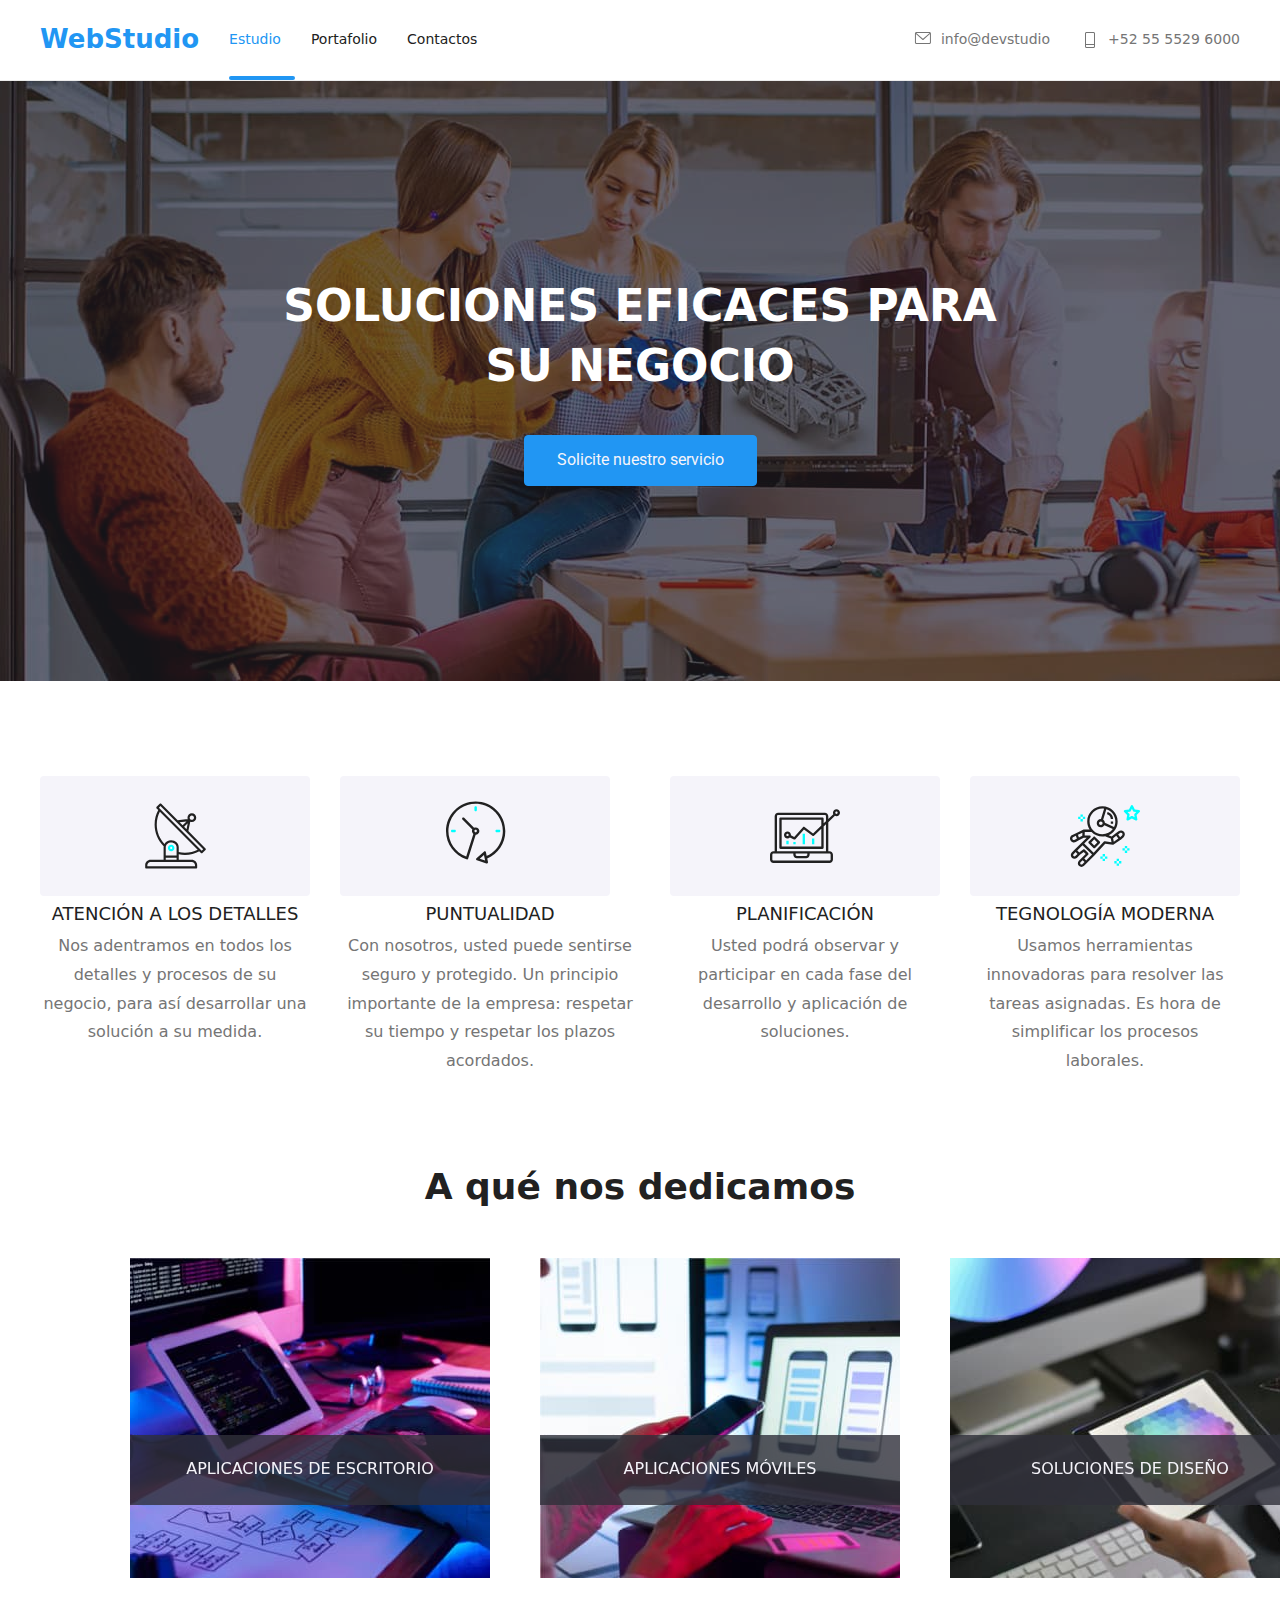
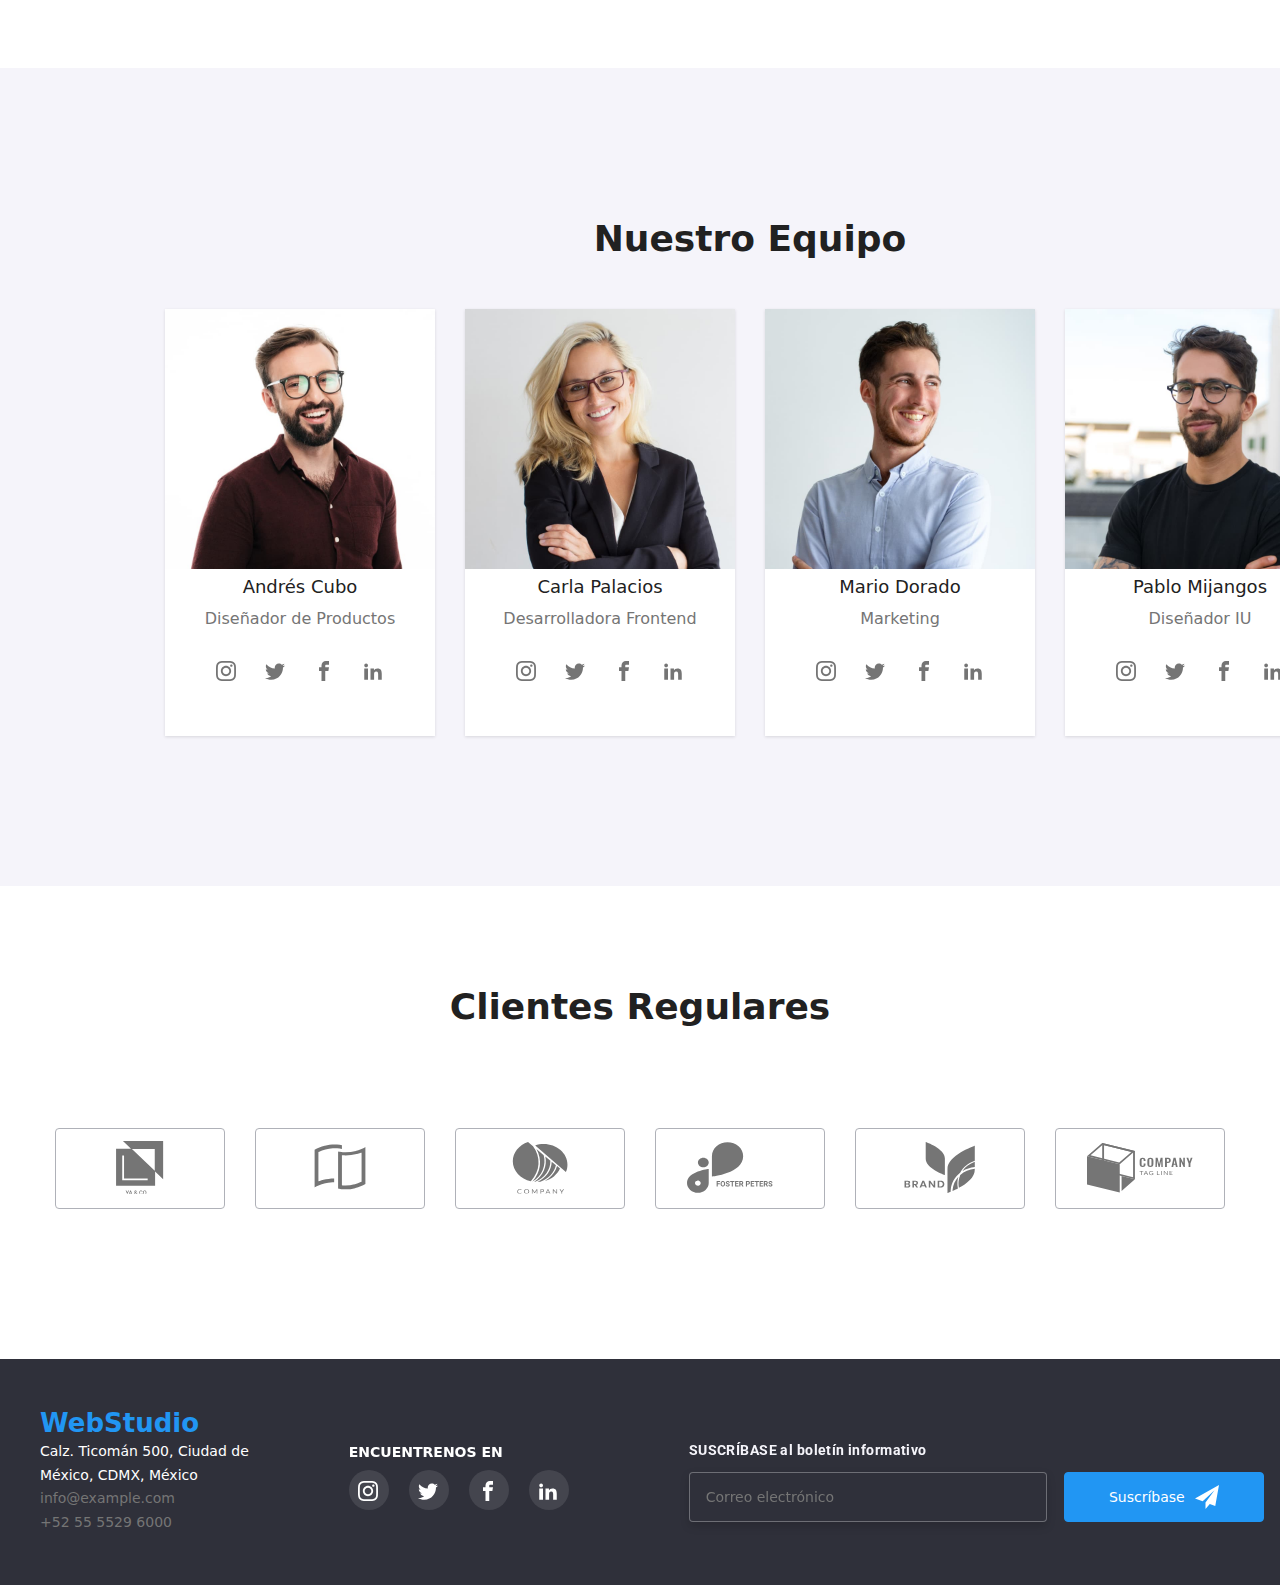
<file: index.html>
<!DOCTYPE html>
<html lang="es">
  <head>
    <meta charset="UTF-8" />
    <meta http-equiv="X-UA-Compatible" content="IE=edge" />
    <meta name="viewport" content="width=device-width, initial-scale=1.0" />
    <link rel="stylesheet" href="./css/styles.css" />
    <link
      href="https://fonts.googleapis.com/css2?family=Raleway:wght@700&family=Roboto:wght@400;500;700;900&display=swap"
      rel="stylesheet"
    />
    <link
      rel="stylesheet"
      href="https://cdnjs.cloudflare.com/ajax/libs/modern-normalize/1.0.0/modern-normalize.min.css"
    />
    <title>Tarea #6</title>
  </head>
  <body>
    <header class="header-border">
      <div class="container header">
        <nav class="nav">
          <a href="#" class="logo">WebStudio</a>
          <ul class="nav-list list">
            <li>
              <a
                href="./index.html"
                class="nav-list-item nav-list-item-line active"
                >Estudio</a
              >
            </li>
            <li>
              <a href="./portfolio.html" class="nav-list-item">Portafolio</a>
            </li>
            <li><a href="#" class="nav-list-item">Contactos</a></li>
          </ul>
        </nav>
        <ul class="list-contac list">
          <li class="contact-icon">
            <a href="mailto:info@devstudio" class="list-item">
              <svg height="12" width="16">
                <use href="./images/icon.svg#icon-sobre-activable-2"></use>
              </svg>
              info@devstudio</a
            >
          </li>
          <li class="contact-icon">
            <a href="tel:+525555296000" class="list-item">
              <svg height="16" width="10">
                <use href="./images/icon.svg#icon-Vector-11"></use>
              </svg>
              +52 55 5529 6000</a
            >
          </li>
        </ul>
      </div>
    </header>
    <main class="main">
      <div class="backdrop is-hidden" data-modal>
        <div class="modal">
          <button data-modal-close class="closet">
            <svg
              height="11px"
              width="11px"
              left="4px"
              top="3px"
              border-radius="5px"
            >
              <use href="./images/icon.svg#icon-Vector-12-1"></use>
            </svg>
          </button>
          <h2 class="contac-modal">
            Deje sus datos, nos contactaremos con usted
          </h2>
          <form name="formulary" autocomplete="on" novalidate>
            <label class="nombre1" for="nombre"
              >Nombre
              <input
                class="nombre"
                type="text"
                name="nombre"
                id="nombre"
                required
              />
              <svg class="usuario" width="12" height="12" color="#212121" ;>
                <use href="./images/icon.svg#icon-Vector-13-1"></use>
              </svg>
            </label>
            <label class="tel2" for="telefono"
              >Telefono
              <input
                class="tel"
                type="tel"
                id="telefono"
                name="telefono"
                required
              />
              <svg width="13" height="13" class="contact-tel">
                <use href="./images/icon.svg#icon-Vector-14-1"></use>
              </svg>
            </label>
            <label class="email1" for="email"
              >E-mail
              <input
                class="email"
                type="text"
                id="email"
                name="email"
                required
              />
              <svg width="15" height="12" class="email-correo">
                <use href="./images/icon.svg#icon-Vector-15-1"></use>
              </svg>
            </label>
            <label class="comentary1" for="comentary">Comentarios</label>
            <textarea
              class="comentary"
              name="comentary"
              id="comentary"
              cols="59"
              rows="6"
              placeholder="Introduzca el texto"
              required
            ></textarea>
            <input class="check" type="checkbox" name="check" id="check" />
            <label class="check1" for="check"
              >Estoy de acuerdo con el boletín informativo y acepto los Términos
              y Condiciones</label
            >
            <button class="send" type="submit">Enviar</button>
          </form>
        </div>
      </div>
      <div class="opacity">
        <section class="main-item">
          <h1>
            SOLUCIONES EFICACES PARA <br />
            SU NEGOCIO
          </h1>
          <button data-modal-open type="button" class="btn-item">
            Solicite nuestro servicio
          </button>
        </section>
      </div>
      <script src="./js/modal.js"></script>
      <section class="container item">
        <h2 style="display: none">nuestras ventanas</h2>
        <ul class="item-new">
          <li class="item-new-list">
            <div class="rect">
              <svg
                height="70px"
                width="65px"
                left="2px"
                top="0px"
                border-radius="0px"
              >
                <use href="./images/icon.svg#icon-antena"></use>
              </svg>
            </div>
            <h3>ATENCIÓN A LOS DETALLES</h3>
            <p>
              Nos adentramos en todos los detalles y procesos de su negocio,
              para así desarrollar una solución a su medida.
            </p>
          </li>
          <li class="item-new-list">
            <div class="rect">
              <svg
                height="69.99991607666016px"
                width="66.95755767822266px"
                left="1.50390625px"
                top="0px"
                border-radius="0px"
              >
                <use href="./images/icon.svg#icon-reloj"></use>
              </svg>
            </div>
            <h3>PUNTUALIDAD</h3>
            <p>
              Con nosotros, usted puede sentirse seguro y protegido. Un
              principio importante de la empresa: respetar su tiempo y respetar
              los plazos acordados.
            </p>
          </li>
          <li class="item-new-list">
            <div class="rect">
              <svg
                height="70px"
                width="70px"
                left="906px"
                top="794px"
                border-radius="0px"
              >
                <use href="./images/icon.svg#icon-computadora"></use>
              </svg>
            </div>
            <h3>PLANIFICACIÓN</h3>
            <p>
              Usted podrá observar y participar en cada fase del desarrollo y
              aplicación de soluciones.
            </p>
          </li>
          <li class="item-new-list">
            <div class="rect">
              <svg
                height="70px"
                width="70px"
                left="1206px"
                top="794px"
                border-radius="0px"
              >
                <use href="./images/icon.svg#icon-astronauta"></use>
              </svg>
            </div>
            <h3>TEGNOLOGÍA MODERNA</h3>
            <p>
              Usamos herramientas innovadoras para resolver las tareas
              asignadas. Es hora de simplificar los procesos laborales.
            </p>
          </li>
        </ul>
      </section>
      <section class="container gallery">
        <h2>A qué nos dedicamos</h2>
        <ul class="img list">
          <li class="gallery-img">
            <p class="p1">APLICACIONES DE ESCRITORIO</p>
          </li>
          <li class="gallery-img1">
            <p class="p2">APLICACIONES MÓVILES</p>
          </li>
          <li class="gallery-img2">
            <p class="p3">SOLUCIONES DE DISEÑO</p>
          </li>
        </ul>
      </section>
      <section class="gallery-info">
        <div class="container">
          <h2>Nuestro Equipo</h2>
          <ul class="gallery-new list">
            <li class="gallery-list">
              <img src="./images/andres.jpg" width="270" alt="andres" />
              <h3>Andrés Cubo</h3>
              <p>Diseñador de Productos</p>
              <ul class="flex-horizontal">
                <li class="icon-item">
                  <svg width="20px" height="20px">
                    <use href="./images/icon.svg#icon-instagram"></use>
                  </svg>
                </li>
                <li class="icon-item">
                  <svg width="20px" height="20px">
                    <use href="./images/icon.svg#icon-twitter"></use>
                  </svg>
                </li>
                <li class="icon-item">
                  <svg width="20px" height="20px">
                    <use href="./images/icon.svg#icon-facebook"></use>
                  </svg>
                </li>
                <li class="icon-item">
                  <svg width="20px" height="20px">
                    <use href="./images/icon.svg#icon-linkedin2"></use>
                  </svg>
                </li>
              </ul>
            </li>
            <li class="gallery-list">
              <img src="./images/carla.jpg" width="270" alt="carla" />
              <h3>Carla Palacios</h3>
              <p>Desarrolladora Frontend</p>
              <ul class="flex-horizontal">
                <li class="icon-item">
                  <svg width="20px" height="20px">
                    <use href="./images/icon.svg#icon-instagram"></use>
                  </svg>
                </li>
                <li class="icon-item">
                  <svg width="20px" height="20px">
                    <use href="./images/icon.svg#icon-twitter"></use>
                  </svg>
                </li>
                <li class="icon-item">
                  <svg width="20px" height="20px">
                    <use href="./images/icon.svg#icon-facebook"></use>
                  </svg>
                </li>
                <li class="icon-item">
                  <svg width="20px" height="20px">
                    <use href="./images/icon.svg#icon-linkedin2"></use>
                  </svg>
                </li>
              </ul>
            </li>
            <li class="gallery-list">
              <img src="./images/mario.jpg" width="270" alt="mario" />
              <h3>Mario Dorado</h3>
              <p>Marketing</p>
              <ul class="flex-horizontal">
                <li class="icon-item">
                  <svg width="20px" height="20px">
                    <use href="./images/icon.svg#icon-instagram"></use>
                  </svg>
                </li>
                <li class="icon-item">
                  <svg width="20px" height="20px">
                    <use href="./images/icon.svg#icon-twitter"></use>
                  </svg>
                </li>
                <li class="icon-item">
                  <svg width="20px" height="20px">
                    <use href="./images/icon.svg#icon-facebook"></use>
                  </svg>
                </li>
                <li class="icon-item">
                  <svg width="20px" height="20px">
                    <use href="./images/icon.svg#icon-linkedin2"></use>
                  </svg>
                </li>
              </ul>
            </li>
            <li class="gallery-list">
              <img src="./images/pablo.jpg" width="270" alt="mario" />
              <h3>Pablo Mijangos</h3>
              <p>Diseñador IU</p>
              <ul class="flex-horizontal">
                <li class="icon-item">
                  <svg width="20px" height="20px">
                    <use href="./images/icon.svg#icon-instagram"></use>
                  </svg>
                </li>
                <li class="icon-item">
                  <svg width="20px" height="20px">
                    <use href="./images/icon.svg#icon-twitter"></use>
                  </svg>
                </li>
                <li class="icon-item">
                  <svg width="20px" height="20px">
                    <use href="./images/icon.svg#icon-facebook"></use>
                  </svg>
                </li>
                <li class="icon-item">
                  <svg width="20px" height="20px">
                    <use href="./images/icon.svg#icon-linkedin2"></use>
                  </svg>
                </li>
              </ul>
            </li>
          </ul>
        </div>
      </section>
      <section>
        <h2 class="icon-clienes">Clientes Regulares</h2>
        <ul class="flex-icon">
          <li class="icon-pad icon">
            <a href="#">
              <svg class="m" height="52.82px" width="106px" ;>
                <use href="./images/icon.svg#icon-Union-1"></use>
              </svg>
            </a>
          </li>
          <li class="icon-pad icon">
            <a href="#">
              <svg height="52.82px" width="106px">
                <use href="./images/icon.svg#icon-cuadro"></use>
              </svg>
            </a>
          </li>
          <li class="icon-pad icon">
            <a href="#">
              <svg height="52.82px" width="106px">
                <use href="./images/icon.svg#icon-cafe"></use>
              </svg>
            </a>
          </li>
          <li class="icon-pad icon">
            <a href="#">
              <svg height="52.82px" width="106px">
                <use href="./images/icon.svg#icon-agua"></use>
              </svg>
            </a>
          </li>
          <li class="icon-pad icon">
            <a href="#">
              <svg height="52.82px" width="106px">
                <use href="./images/icon.svg#icon-hojas"></use>
              </svg>
            </a>
          </li>
          <li class="icon-pad icon">
            <a href="#">
              <svg height="52.82px" width="106px">
                <use href="./images/icon.svg#icon-Objecto"></use>
              </svg>
            </a>
          </li>
        </ul>
      </section>
    </main>
    <footer class="foot">
      <address class="footer-item container">
        <ul class="list-foot list">
          <li><a href="#" class="logo">WebStudio</a></li>
          <li>
            <a
              href="https://goo.gl/maps/QF7Zs1BYvi3B6STx7"
              target="_blank"
              rel="noopener noreferrer"
              class="list-foot-item"
              >Calz. Ticomán 500, Ciudad de <br />
              México, CDMX, México</a
            >
          </li>
          <li>
            <a href="mailto:info@example.com" class="foot-item"
              >info@example.com</a
            >
          </li>
          <li>
            <a href="tel:+525555296000" class="foot-item">+52 55 5529 6000 </a>
          </li>
        </ul>
        <div class="footer-icon">
          <h2 class="foot-icon">ENCUENTRENOS EN</h2>
          <ul class="flex-foot">
            <li class="foot-redes">
              <svg>
                <use href="./images/icon.svg#icon-instagram"></use>
              </svg>
            </li>
            <li class="foot-redes">
              <svg>
                <use href="./images/icon.svg#icon-twitter"></use>
              </svg>
            </li>
            <li class="foot-redes">
              <svg>
                <use href="./images/icon.svg#icon-facebook"></use>
              </svg>
            </li>
            <li class="foot-redes">
              <svg>
                <use href="./images/icon.svg#icon-linkedin2"></use>
              </svg>
            </li>
          </ul>
        </div>
        <div class="footer-icon">
          <h2 class="foot-icon-form">SUSCRÍBASE al boletín informativo</h2>
          <form class="border" action="">
            <label for="email">
              <input
                class="Correo"
                type="email"
                name="email"
                placeholder="Correo electrónico"
                id="email"
              />
            </label>
            <button class="enviar" type="submit">
              <div class="suscrib">
                Suscríbase
                <svg Width="24" Height="24">
                  <use href="./images/icon.svg#icon-enviar-cono-1"></use>
                </svg>
              </div>
            </button>
          </form>
        </div>
      </address>
    </footer>
  </body>
</html>
</file>
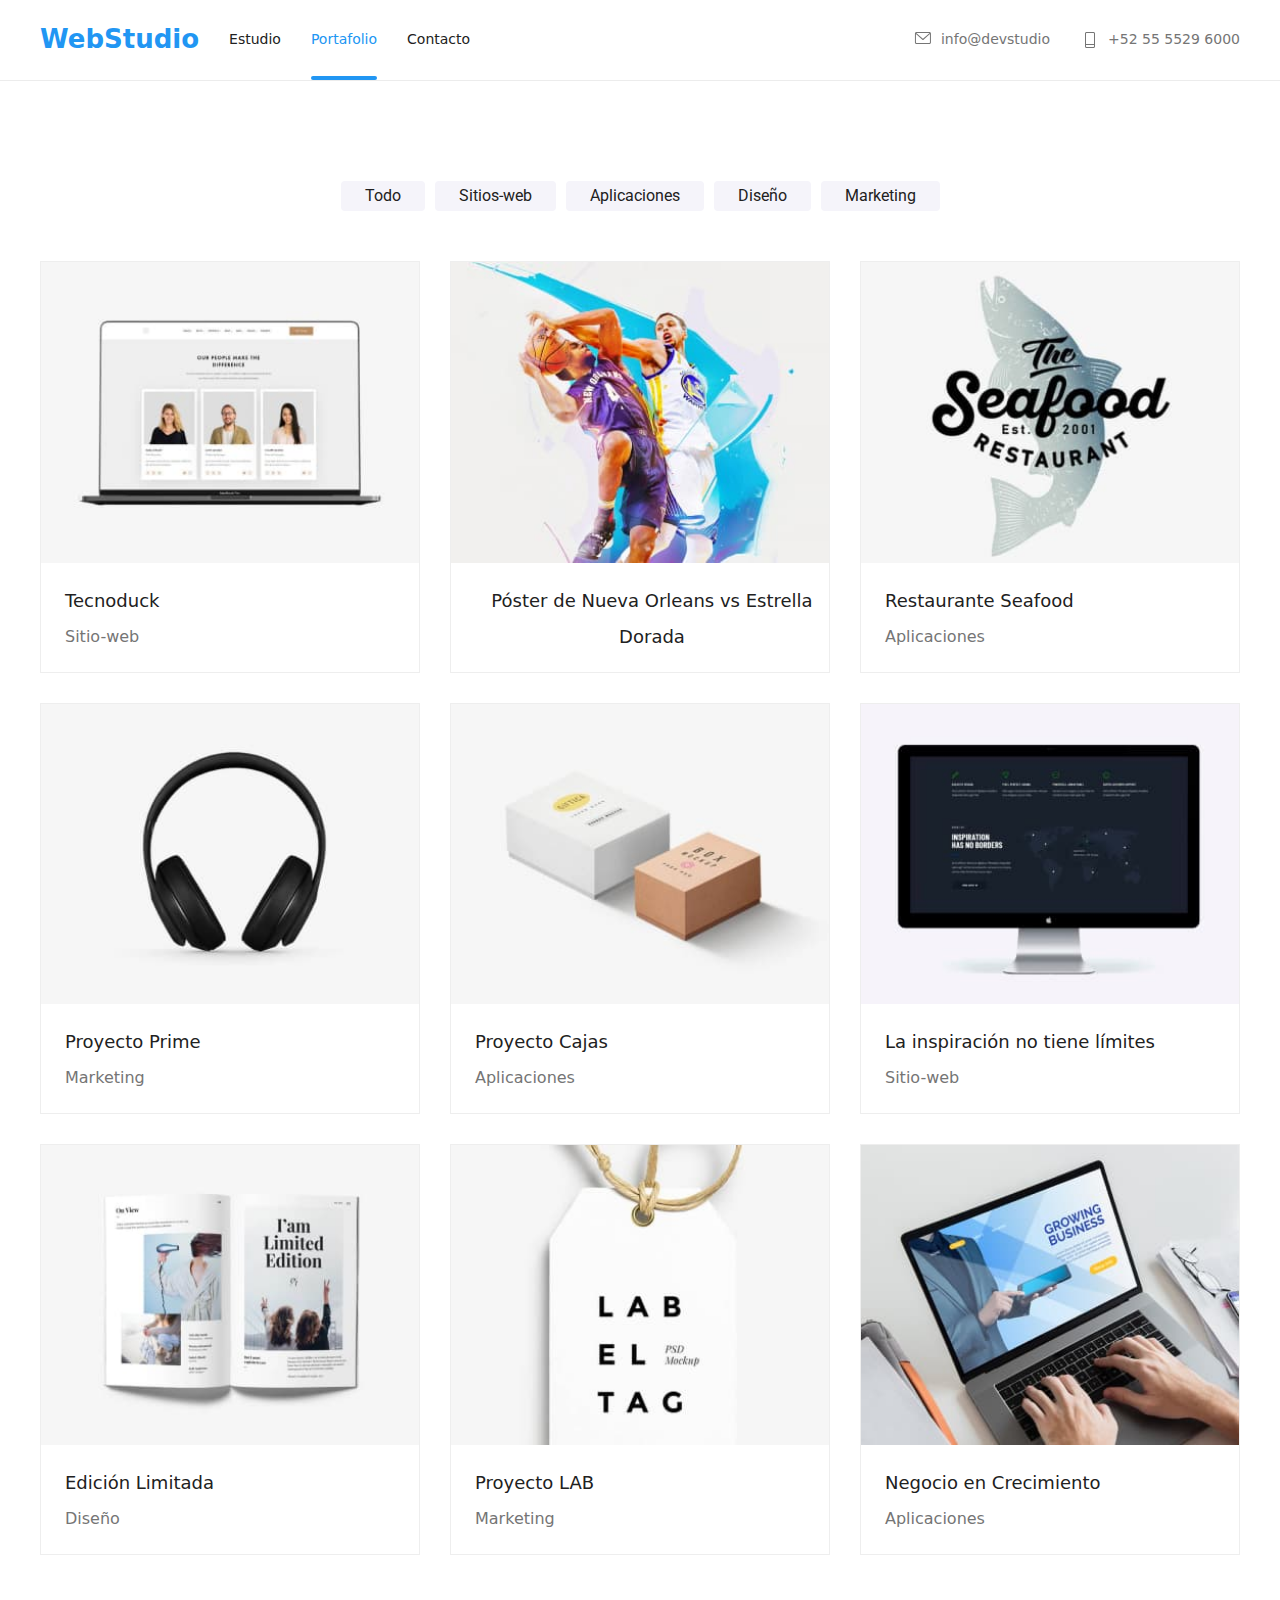
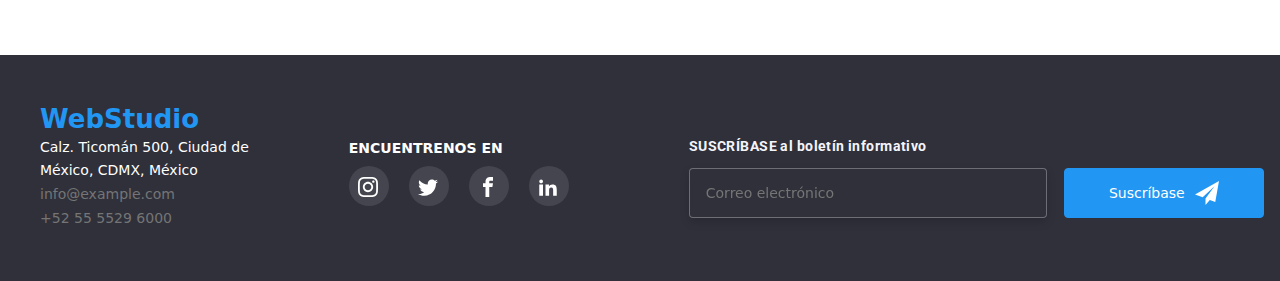
<file: portfolio.html>
<!DOCTYPE html>
<html lang="es">
  <head>
    <meta charset="UTF-8" />
    <meta http-equiv="X-UA-Compatible" content="IE=edge" />
    <meta name="viewport" content="width=device-width, initial-scale=1.0" />
    <link rel="stylesheet" href="./css/styles.css" />
    <link
      href="https://fonts.googleapis.com/css2?family=Raleway:wght@700&family=Roboto:wght@400;500;700;900&display=swap"
      rel="stylesheet"
    />
    <link
      rel="stylesheet"
      href="https://cdnjs.cloudflare.com/ajax/libs/modern-normalize/1.0.0/modern-normalize.min.css"
    />
    <title>Tarea #6</title>
  </head>
  <body>
    <div class="header-border">
      <header class="container header">
        <nav class="nav">
          <a href="#" class="logo">WebStudio</a>
          <ul class="nav-list list">
            <li>
              <a href="./index.html" class="nav-list-item">Estudio</a>
            </li>
            <li>
              <a
                href="./portfolio.html"
                class="nav-list-item nav-list-item-line active"
                >Portafolio</a
              >
            </li>
            <li>
              <a href="#" class="nav-list-item">Contacto</a>
            </li>
          </ul>
        </nav>
        <ul class="list-contac list">
          <li class="contact-icon">
            <a href="mailto:info@devstudio" class="list-item">
              <svg height="12" width="16">
                <use href="./images/icon.svg#icon-sobre-activable-2"></use>
              </svg>
              info@devstudio</a
            >
          </li>
          <li class="contact-icon">
            <a href="tel:+525555296000" class="list-item">
              <svg height="16" width=" 10">
                <use href="./images/icon.svg#icon-Vector-11"></use>
              </svg>
              +52 55 5529 6000</a
            >
          </li>
        </ul>
      </header>
    </div>
    <main class="main">
      <div class="button-menu">
        <ul class="button-list list">
          <li>
            <button type="button" class="btn">Todo</button>
          </li>
          <li>
            <button type="button" class="btn">Sitios-web</button>
          </li>
          <li>
            <button type="button" class="btn">Aplicaciones</button>
          </li>
          <li>
            <button type="button" class="btn">Diseño</button>
          </li>
          <li>
            <button type="button" class="btn">Marketing</button>
          </li>
        </ul>
      </div>
      <section class="container image">
        <ul class="image-pic list">
          <li class="img-pic">
            <img src="./images/pantalla.jpg" width="379" alt="pantalla" />
            <div class="blue">
              <p>
                Tecnoduck es una plataforma de distribución de coronavirus de
                última generación. Las compañías usan esta plataforma para el
                espionaje digital y los ataques a los servidores seguros de la
                competencia.
              </p>
            </div>
            <h3 class="tarjeta">Tecnoduck</h3>
            <p class="tarjeta2">Sitio-web</p>
          </li>
          <li class="img-pic">
            <img src="./images/juego.jpg" width="379" alt="juego" />
            <div class="blue">
              <p>
                Tecnoduck es una plataforma de distribución de coronavirus de
                última generación. Las compañías usan esta plataforma para el
                espionaje digital y los ataques a los servidores seguros de la
                competencia.
              </p>
            </div>
            <h3 class="tarjeta">Póster de Nueva Orleans vs Estrella Dorada</h3>
          </li>
          <li class="img-pic">
            <img src="./images/restaurante.jpg" width="379" alt="restaurante" />
            <div class="blue">
              <p>
                Tecnoduck es una plataforma de distribución de coronavirus de
                última generación. Las compañías usan esta plataforma para el
                espionaje digital y los ataques a los servidores seguros de la
                competencia.
              </p>
            </div>
            <h3 class="tarjeta">Restaurante Seafood</h3>
            <p class="tarjeta2">Aplicaciones</p>
          </li>
          <li class="img-pic">
            <img src="./images/audifonos.jpg" width="379" alt="audifonos" />
            <div class="blue">
              <p>
                Tecnoduck es una plataforma de distribución de coronavirus de
                última generación. Las compañías usan esta plataforma para el
                espionaje digital y los ataques a los servidores seguros de la
                competencia.
              </p>
            </div>
            <h3 class="tarjeta">Proyecto Prime</h3>
            <p class="tarjeta2">Marketing</p>
          </li>
          <li class="img-pic">
            <img src="./images/caja.jpg" width="379" alt="caja" />
            <div class="blue">
              <p>
                Tecnoduck es una plataforma de distribución de coronavirus de
                última generación. Las compañías usan esta plataforma para el
                espionaje digital y los ataques a los servidores seguros de la
                competencia.
              </p>
            </div>
            <h3 class="tarjeta">Proyecto Cajas</h3>
            <p class="tarjeta2">Aplicaciones</p>
          </li>
          <li class="img-pic">
            <img src="./images/monitor.jpg" width="379" alt="monitor" />
            <div class="blue">
              <p>
                Tecnoduck es una plataforma de distribución de coronavirus de
                última generación. Las compañías usan esta plataforma para el
                espionaje digital y los ataques a los servidores seguros de la
                competencia.
              </p>
            </div>
            <h3 class="tarjeta">La inspiración no tiene límites</h3>
            <p class="tarjeta2">Sitio-web</p>
          </li>
          <li class="img-pic">
            <img src="./images/libro.jpg" width="379" alt="libro" />
            <div class="blue">
              <p>
                Tecnoduck es una plataforma de distribución de coronavirus de
                última generación. Las compañías usan esta plataforma para el
                espionaje digital y los ataques a los servidores seguros de la
                competencia.
              </p>
            </div>
            <h3 class="tarjeta">Edición Limitada</h3>
            <p class="tarjeta2">Diseño</p>
          </li>
          <li class="img-pic">
            <img src="./images/tarjeta.jpg" width="379" alt="tarjeta" />
            <div class="blue">
              <p>
                Tecnoduck es una plataforma de distribución de coronavirus de
                última generación. Las compañías usan esta plataforma para el
                espionaje digital y los ataques a los servidores seguros de la
                competencia.
              </p>
            </div>
            <h3 class="tarjeta">Proyecto LAB</h3>
            <p class="tarjeta2">Marketing</p>
          </li>
          <li class="img-pic">
            <img src="./images/cp.jpg" width="379" alt="cp" />
            <div class="blue">
              <p>
                Tecnoduck es una plataforma de distribución de coronavirus de
                última generación. Las compañías usan esta plataforma para el
                espionaje digital y los ataques a los servidores seguros de la
                competencia.
              </p>
            </div>
            <h3 class="tarjeta">Negocio en Crecimiento</h3>
            <p class="tarjeta2">Aplicaciones</p>
          </li>
        </ul>
      </section>
    </main>
    <footer class="foot">
      <address class="footer-item container">
        <ul class="list-foot list">
          <li><a href="#" class="logo">WebStudio</a></li>
          <li>
            <a
              href="https://goo.gl/maps/QF7Zs1BYvi3B6STx7"
              target="_blank"
              rel="noopener noreferrer"
              class="list-foot-item"
              >Calz. Ticomán 500, Ciudad de <br />
              México, CDMX, México</a
            >
          </li>
          <li>
            <a href="mailto:info@example.com" class="foot-item"
              >info@example.com</a
            >
          </li>
          <li>
            <a href="tel:+525555296000" class="foot-item">+52 55 5529 6000 </a>
          </li>
        </ul>
        <div class="footer-icon">
          <h2 class="foot-icon">ENCUENTRENOS EN</h2>
          <ul class="flex-foot">
            <li class="foot-redes">
              <svg>
                <use href="./images/icon.svg#icon-instagram"></use>
              </svg>
            </li>
            <li class="foot-redes">
              <svg>
                <use href="./images/icon.svg#icon-twitter"></use>
              </svg>
            </li>
            <li class="foot-redes">
              <svg>
                <use href="./images/icon.svg#icon-facebook"></use>
              </svg>
            </li>
            <li class="foot-redes">
              <svg>
                <use href="./images/icon.svg#icon-linkedin2"></use>
              </svg>
            </li>
          </ul>
        </div>
        <div class="footer-icon">
          <h2 class="foot-icon-form">SUSCRÍBASE al boletín informativo</h2>
          <form class="border" action="">
            <label for="email">
              <input
                class="Correo"
                type="email"
                name="email"
                placeholder="Correo electrónico"
                id="email"
              />
            </label>
            <button class="enviar" type="submit">
              <div class="suscrib">
                Suscríbase
                <svg Width="24" Height="24">
                  <use href="./images/icon.svg#icon-enviar-cono-1"></use>
                </svg>
              </div>
            </button>
          </form>
        </div>
      </address>
    </footer>
  </body>
</html>
</file>
<file: css/styles.css>
:root {
  --brand-color: #2196f3;
  --nav-list: #212121;
  --list-contac: #757575;
  --foot: #ffffff;
  --fondo: #2f303a;
  --fondo2: #f5f4fa;
}
body {
  font-family: 'Raleway', sans-serif;
  font-family: 'Roboto', sans-serif;
  color: var(--nav-list);
  font-size: 14px;
  line-height: 1;
}
ul,
h1,
h2,
h3,
h4,
h5,
h6,
p {
  margin: 0;
  padding: 0;
}
html {
  box-sizing: border-box;
}
*,
*::after,
*::before {
  box-sizing: inherit;
}
img {
  display: block;
  max-width: 100%;
  height: auto;
}
address {
  font-style: normal;
}
.link {
  text-decoration: none;
  color: inherit;
}
.list {
  list-style: none;
  padding: 0;
  margin: 0;
}
.container {
  width: 1200px;
  margin: 0 auto;
}
p {
  color: var(--list-contac);
  font-weight: 400;
  font-size: 16px;
  line-height: 1.8;
  text-align: center;
}
h1 {
  color: var(--foot);
  font-size: 44px;
  font-weight: 900;
  text-align: center;
}
h2 {
  font-size: 36px;
  color: var(--nav-list);
  font-weight: 700;
  font-size: 36px;
  line-height: 1.16;
  text-align: center;
  padding-bottom: 50px;
}
h3 {
  color: var(--nav-list);
  font-weight: 500;
  font-size: 18px;
  line-height: 2;
  text-align: center;
}
ul {
  list-style-type: none;
}
a {
  text-decoration: none;
  color: currentColor;
}

.nav .nav-list .nav-list-item:hover,
.nav .nav-list .nav-list-item:focus {
  color: var(--brand-color);
  transition: 250ms cubic-bezier(0.4, 0, 0.2, 1);
}
.list-contac .list-item:hover,
.list-contac .list-item:focus {
  color: var(--brand-color);
  transition: 250ms cubic-bezier(0.4, 0, 0.2, 1);
}
.foot .list-foot .list-foot-item:hover,
.foot .list-foot .list-foot-item:focus {
  color: var(--brand-color);
  transition: 250ms cubic-bezier(0.4, 0, 0.2, 1);
}
.foot .list-foot .foot-item:hover,
.foot .list-foot .foot-item:focus {
  color: var(--brand-color);
  transition: 250ms cubic-bezier(0.4, 0, 0.2, 1);
}
.main .button-menu .btn:hover,
.main .button-menu .btn:focus {
  color: var(--foot);
  transition: 250ms cubic-bezier(0.4, 0, 0.2, 1);
}
.main .main-item .btn-item:hover,
.main .main-item .btn-item:focus {
  color: var(--foot);
  transition: 250ms cubic-bezier(0.4, 0, 0.2, 1);
}
svg {
  fill: currentColor;
}
.nav {
  display: flex;
  align-items: center;
  gap: 30px;
}
.nav-list {
  font-size: 14px;
  line-height: 1.1;
  display: flex;
  gap: 30px;
}
.nav-list-item {
  color: var(--nav-list);
  font-weight: 500;
  gap: 30px;
}
.nav-list-item-line::before {
  content: '';
  height: 4px;
  width: 66px;
  top: 76px;
  border-radius: 2px;
  background: #2196f3;
  display: flex;
  position: absolute;
}
.list-contac {
  font-size: 14px;
  line-height: 1.1;
  display: flex;
  justify-content: space-around;
  flex-direction: row;
  align-items: center;
  gap: 30px;
}
.list-item {
  color: var(--list-contac);
  font-weight: 500;
  display: flex;
  align-content: center;
  gap: 8px;
}
.list-contac svg {
  width: 20px;
  fill: currentColor;
}
.list-contac svg:hover {
  color: var(--brand-color);
  transition: 250ms cubic-bezier(0.4, 0, 0.2, 1);
}
.logo {
  color: var(--brand-color);
  font-weight: 700;
  font-size: 26px;
  line-height: 1.15;
}
.main-item {
  background-color: rgba(47, 48, 58, 0.4);
  font-size: 44px;
  line-height: 1.36;
  width: 100%;
  height: 600px;
  display: flex;
  flex-direction: column;
  align-items: center;
  justify-content: center;
  gap: 40px;
}
.opacity {
  background-image: url(../images/portada.jpg);
}
.foot {
  background-color: var(--fondo);
  font-size: 14px;
  line-height: 1.7;
  padding: 50px 0px;
}
.list-foot {
  font-style: normal;
}
.list-foot-item {
  color: var(--foot);
  font-weight: 400;
}
.foot-item {
  color: var(--list-contac);
  font-weight: 400;
}
.btn-item {
  background-color: var(--brand-color);
  font-size: 16px;
  line-height: 1.8;
  font-family: 'Roboto', sans-serif;
  border: 1px solid #2196f3;
  border-radius: 4px;
  color: var(--fondo2);
  padding: 10px 32px;
}
.button-menu {
  font-size: 16px;
  line-height: 1.6;
  font-family: 'Roboto', sans-serif;
  margin-top: 100px;
  margin-bottom: 50px;
}
.button-list {
  display: flex;
  justify-content: center;
  gap: 10px;
}
.btn {
  color: var(--nav-list);
  font-weight: 400;
  cursor: pointer;
  font-size: 16px;
  background-color: var(--fondo2);
  border: var(--fondo2);
  padding: 6px 24px;
  border-radius: 4px;
}
.btn:hover {
  background-color: var(--brand-color);
  color: var(--foot);
  transition: 250ms cubic-bezier(0.4, 0, 0.2, 1);
}
.gallery {
  padding-bottom: 90px;
}
.gallery-info {
  background: var(--fondo2);
  padding: 150px;
}
.gallery-list {
  background-color: var(--foot);
  width: 270px;
  padding-bottom: 30px;
  box-shadow: 0px 2px 1px 0px rgba(0, 0, 0, 0.2);

  box-shadow: 0px 1px 1px 0px rgba(0, 0, 0, 0.14);

  box-shadow: 0px 1px 3px 0px rgba(0, 0, 0, 0.12);
}
.gallery-new {
  display: flex;
  justify-content: space-around;
}
.gallery-img {
  width: 360px;
  height: 320px;
  background-image: url(../images/digitando.jpg);
}
.p1 {
  position: sticky;
  color: var(--fondo2);
  width: 360px;
  height: 70px;
  padding: 20px;
  left: 215px;
  top: 1435px;
  background: rgba(47, 48, 58, 0.8);
}
.gallery-img1 {
  width: 360px;
  height: 320px;
  background-image: url(../images/celular.jpg);
}
.p2 {
  position: sticky;
  color: var(--fondo2);
  width: 360px;
  height: 70px;
  left: 215px;
  top: 1435px;
  padding: 20px;
  background: rgba(47, 48, 58, 0.8);
}
.gallery-img2 {
  width: 360px;
  height: 320px;
  background-image: url(../images/tablet.jpg);
}
.p3 {
  position: sticky;
  color: var(--fondo2);
  width: 360px;
  height: 70px;
  left: 215px;
  top: 1435px;
  padding: 20px;
  background: rgba(47, 48, 58, 0.8);
}
.active {
  color: var(--brand-color);
}
.header {
  display: flex;
  justify-content: space-between;
  align-items: center;
  height: 80px;
}
.header-border {
  border-bottom: 1px solid #ececec;
  border-bottom: 1px solid #ececec;
}
.item-new {
  display: flex;
  justify-content: space-evenly;
  width: 100%;
  gap: 30px;
  padding-top: 95px;
  padding-bottom: 90px;
}
.img {
  display: flex;
  justify-content: space-evenly;
  margin-left: 90px;
  gap: 50px;
}
.image-pic {
  display: flex;
  justify-content: space-around;
  margin: auto;
  flex-wrap: wrap;
  gap: 30px;
  margin-bottom: 100px;
}
.img-pic {
  position: relative;
  border: 1px solid rgba(238, 238, 238, 1);
  flex-basis: calc((100% - 60px) / 3);
  cursor: pointer;
}
.img-pic:hover {
  box-shadow: 1px 4px 6px 0px rgba(0, 0, 0, 0.16);
  transition: 250ms cubic-bezier(0.4, 0, 0.2, 1);
}
.tarjeta {
  display: flex;
  padding-top: 20px;
  padding-left: 24px;
}
.tarjeta2 {
  display: flex;
  padding-top: 4px;
  padding-left: 24px;
  padding-bottom: 20px;
}
.rect {
  height: 120px;
  width: 270px;
  border-radius: 4px;
  background: rgba(245, 244, 250, 1);
  display: flex;
  justify-content: center;
  align-items: center;
}
.icon-item {
  border-radius: 40px;
  width: 40px;
  height: 40px;
  cursor: pointer;
  font-weight: 400;
  color: var(--list-contac);
  background-color: var(--foot);
}
.icon-item:hover {
  background-color: var(--brand-color);
  color: var(--foot);
  transition: 250ms cubic-bezier(0.4, 0, 0.2, 1);
}
.flex-horizontal {
  display: flex;
  flex-direction: row;
  justify-content: space-evenly;
  padding: 16px 32px;
}
.flex-horizontal svg {
  width: 20px;
  fill: currentColor;
  margin-top: 11px;
  margin-left: 9.5px;
}
.icon {
  border: 1px solid rgba(175, 177, 184, 1);
  height: 81px;
  width: 170px;
  left: 215px;
  top: 2447px;
  border-radius: 4px;
}
.icon:hover {
  border: 1px solid #2196f3;
  transition: 250ms cubic-bezier(0.4, 0, 0.2, 1);
}
.icon-pad {
  display: flex;
  flex-direction: column;
  align-items: center;
  justify-content: center;
  color: var(--list-contac);
}
.icon-pad:hover {
  color: var(--brand-color);
  transition: 250ms cubic-bezier(0.4, 0, 0.2, 1);
}
.flex-icon {
  display: flex;
  align-items: center;
  justify-content: center;
  gap: 30px;
  margin-bottom: 150px;
  color: var(--list-contac);
}
.flex-icon svg {
  fill: currentColor;
}
.icon-clienes {
  padding: 100px;
}
.footer-icon {
  position: relative;
}

.flex-foot {
  display: flex;
  align-items: center;
}
.flex-foot svg {
  width: 100px;
  fill: var(--foot);
  width: 20px;
  height: 20px;
  margin-top: 11px;
  margin-left: 9.5px;
}
.foot-icon {
  color: var(--foot);
  font-size: 14px;
  display: flex;
  padding: 10px;
  padding-left: 0;
}
.foot-redes {
  border-radius: 40px;
  width: 40px;
  height: 40px;
  cursor: pointer;
  font-weight: 400;
  background: rgba(255, 255, 255, 0.1);
  margin-right: 20px;
}
.foot-redes:hover {
  background-color: var(--brand-color);
  transition: 250ms cubic-bezier(0.4, 0, 0.2, 1);
}
.footer-item {
  display: flex;
  align-items: center;
  gap: 100px;
}
.backdrop {
  position: fixed;
  width: 100%;
  height: 100%;
  left: 0px;
  top: 0px;
  display: flex;
  opacity: 1;
  visibility: visible;
  background: rgba(0, 0, 0, 0.2);
  transition: 250ms;
  z-index: 1;
}
.is-hidden {
  visibility: hidden;
  opacity: 0;
  pointer-events: none;
}
.modal {
  position: absolute;
  height: 581px;
  width: 528px;
  left: 50%;
  top: 50%;
  border-radius: 4px;
  background: var(--foot);
  box-shadow: 0px 2px 1px 0px #00000033;

  box-shadow: 0px 1px 1px 0px #00000024;

  box-shadow: 0px 1px 3px 0px #0000001f;
  transform: translate(-50%, -50%) scale(0.9);
}
.closet {
  position: absolute;
  top: 0;
  right: 0;
}
.blue {
  position: absolute;
  bottom: 27%;
  left: 0;
  background: rgba(33, 150, 243, 0.9);
  width: 100%;
  height: 0;
  transition-duration: 250ms;
  transition-timing-function: cubic-bezier(0.4, 0, 0.2, 1);
  overflow: hidden;
}
.blue p {
  position: absolute;
  font-family: Roboto;
  font-size: 18px;
  font-weight: 400;
  line-height: 28px;
  letter-spacing: 0.03em;
  text-align: left;
  color: var(--foot);
  padding: 63px 24px;
}
.img-pic:hover .blue {
  height: 83%;
  cursor: pointer;
  transition: 250ms cubic-bezier(0.4, 0, 0.2, 1);
}
.foot-icon-form {
  position: absolute;
  height: 16px;
  width: 275px;
  left: 0;
  top: -30px;
  border-radius: nullpx;
  color: var(--fondo2);
  font-family: Roboto;
  font-size: 14px;
  font-weight: 700;
  line-height: 16px;
  letter-spacing: 0.03em;
  text-align: left;
}
.footer-icon .border input:placeholder-shown {
  position: absolute;
  height: 50px;
  width: 358px;
  left: 0;
  padding-left: 16px;
  border-radius: 4px;
  background-color: var(--fondo);
  border: 1px solid rgba(255, 255, 255, 0.3);
  filter: drop-shadow(0px 4px 4px rgba(0, 0, 0, 0.15));
  border-radius: 4px;
  transition: 250ms cubic-bezier(0.4, 0, 0.2, 1);
}
.suscrib {
  display: flex;
  justify-content: center;
  align-content: center;
  gap: 10px;
  align-items: center;
}
.enviar {
  position: absolute;
  height: 50px;
  width: 200px;
  left: 375px;
  border-radius: 4px;
  background-color: var(--brand-color);
  color: var(--foot);
  border: 1px solid var(--brand-color);
}
.border input {
  position: absolute;
  height: 50px;
  width: 358px;
  left: 0px;
  padding-left: 16px;
  border-radius: 4px;

  background-color: currentColor;
  color: var(--foot);
}
.contac-modal {
  height: 23px;
  width: 448px;
  left: 576px;
  top: 261px;
  border-radius: nullpx;
  font-family: Roboto;
  font-size: 20px;
  font-weight: 700;
  line-height: 23px;
  letter-spacing: 0.03em;
  text-align: center;
}
.closet {
  position: absolute;
  border-radius: 50px;
  color: transparent;
  height: 30px;
  width: 30px;
  left: 490px;
  top: 9px;
  z-index: 1;
  color: var(--brand-color);
  border: 1px solid rgba(0, 0, 0, 0.1);
}
.modal {
  padding: 40px;
}
input,
textarea,
svg {
  outline: none;
}
.nombre1 {
  position: absolute;
  width: 44px;
  height: 14px;
  left: 1pxpx;
  top: 70px;
  font-family: 'Roboto';
  font-style: normal;
  font-weight: 400;
  font-size: 12px;
  line-height: 14px;
  /* identical to box height */
  letter-spacing: 0.01em;
  color: #757575;
}
.nombre {
  position: absolute;
  width: 448px;
  height: 40px;
  left: 0;
  top: 18px;
  padding-left: 40px;
  border: 1px solid rgba(33, 33, 33, 0.2);
  border-radius: 4px;
  cursor: pointer;
}
.usuario {
  position: absolute;
  left: 15px;
  top: 32px;
  z-index: 1;
  cursor: pointer;
}
.nombre:hover,
.nombre:focus {
  border: 1px solid var(--brand-color);
  transition: 250ms cubic-bezier(0.4, 0, 0.2, 1);
}
.nombre:hover + .usuario,
.nombre:focus + .usuario {
  fill: var(--brand-color);
  transition: 250ms cubic-bezier(0.4, 0, 0.2, 1);
}
.tel2 {
  position: absolute;
  width: 58px;
  height: 14px;
  left: 40px;
  top: 138px;
  font-family: 'Roboto';
  font-style: normal;
  font-weight: 400;
  font-size: 12px;
  line-height: 14px;
  /* identical to box height */
  letter-spacing: 0.01em;
  color: #757575;
}
.tel {
  position: absolute;
  width: 448px;
  height: 40px;
  left: 0;
  top: 18px;
  padding-left: 40px;
  border: 1px solid rgba(33, 33, 33, 0.2);
  border-radius: 4px;
}
.contact-tel {
  position: absolute;
  left: 15px;
  top: 32px;
  z-index: 1;
  fill: #212121;
}
.tel:hover,
.tel:focus {
  border: 1px solid var(--brand-color);
  transition: 250ms cubic-bezier(0.4, 0, 0.2, 1);
}
.tel:hover + .contact-tel,
.tel:focus + .contact-tel {
  fill: var(--brand-color);
  transition: 250ms cubic-bezier(0.4, 0, 0.2, 1);
}
.email1 {
  position: absolute;
  width: 41px;
  height: 14px;
  left: 40px;
  top: 205px;
  font-family: 'Roboto';
  font-style: normal;
  font-weight: 400;
  font-size: 12px;
  line-height: 14px;
  /* identical to box height */
  letter-spacing: 0.01em;
  color: #757575;
}
.email {
  position: absolute;
  width: 448px;
  height: 40px;
  left: 0px;
  top: 18px;
  padding-left: 40px;
  border: 1px solid rgba(33, 33, 33, 0.2);
  border-radius: 4px;
}
.email-correo {
  position: absolute;
  left: 15px;
  top: 32px;
  z-index: 1;
  fill: #212121;
}
.email:hover,
.email:focus {
  transition: 250ms cubic-bezier(0.4, 0, 0.2, 1);
  border: 1px solid var(--brand-color);
}
.email:hover + .email-correo,
.email:focus + .email-correo {
  fill: var(--brand-color);
  transition: 250ms cubic-bezier(0.4, 0, 0.2, 1);
}
.comentary1 {
  position: absolute;
  width: 70px;
  height: 14px;
  left: 40px;
  top: 270px;
  font-family: 'Roboto';
  font-style: normal;
  font-weight: 400;
  font-size: 12px;
  line-height: 14px;
  /* identical to box height */
  letter-spacing: 0.01em;
  color: #757575;
}
.comentary {
  position: absolute;
  left: 40px;
  top: 289px;
  padding-left: 40px;
  background: #ffffff;
  border-radius: 4px;
  padding: 12px 16px;
  border: 1px solid rgba(33, 33, 33, 0.2);
}
.comentary:hover,
.comentary:focus {
  border: 1px solid var(--brand-color);
  transition: 250ms cubic-bezier(0.4, 0, 0.2, 1);
}
textarea {
  resize: none;
}
.check1 {
  position: absolute;
  width: 400.62px;
  height: 24px;
  left: 76px;
  top: 428px;
  font-family: 'Roboto';
  font-style: normal;
  font-weight: 400;
  font-size: 14px;
  line-height: 24px;
  /* identical to box height, or 171% */
  letter-spacing: 0.03em;
  color: #757575;
}
.check {
  position: absolute;
  left: 50px;
  right: 62.25%;
  top: 433px;
  bottom: 33.79%;
  height: 15px;
  width: 16px;
  border-radius: 0px;
  color: var(--brand-color);
}
.check:checked {
  color: var(--brand-color);
  transition: 250ms cubic-bezier(0.4, 0, 0.2, 1);
}

.send {
  position: absolute;
  width: 200px;
  height: 50px;
  left: 150px;
  top: 480px;
  background: var(--brand-color);
  box-shadow: 0px 4px 4px rgba(0, 0, 0, 0.15);
  border-radius: 4px;
  border: 1px solid var(--brand-color);
  color: var(--foot);
}
</file>
